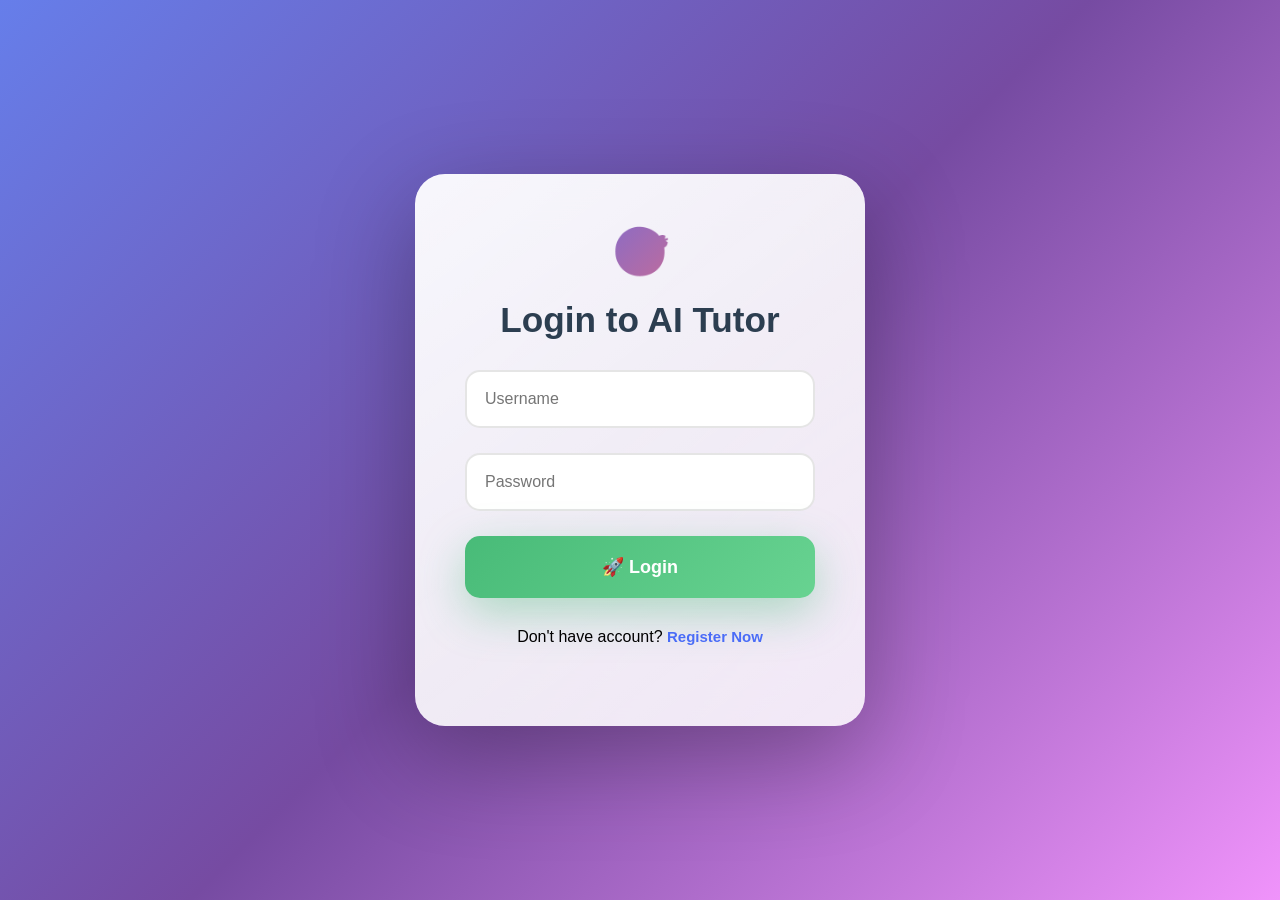
<file: index.html>
<!DOCTYPE html>
<html>
<head>
    <title>✨ Login / Register - AI Tutor</title>
    <meta name="viewport" content="width=device-width, initial-scale=1.0">
    <style>
        *{margin:0;padding:0;box-sizing:border-box;}
        body{font-family:'Segoe UI',Arial,sans-serif;background:linear-gradient(135deg,#667eea 0%,#764ba2 50%,#f093fb 100%);min-height:100vh;display:flex;align-items:center;justify-content:center;padding:20px;}
        .login-container{background:linear-gradient(145deg,rgba(255,255,255,0.95),rgba(255,255,255,0.85));backdrop-filter:blur(25px);padding:50px;border-radius:30px;box-shadow:0 30px 100px rgba(0,0,0,0.3);max-width:450px;width:100%;text-align:center;}
        .logo{font-size:3em;margin-bottom:20px;background:linear-gradient(135deg,#4a6cf7,#ff6b6b);-webkit-background-clip:text;-webkit-text-fill-color:transparent;}
        h2{font-size:2.2em;color:#2c3e50;margin-bottom:30px;}
        .form-group{margin-bottom:25px;}
        input{width:100%;padding:18px;border:2px solid rgba(0,0,0,0.1);border-radius:15px;font-size:16px;transition:all 0.3s;}
        input:focus{outline:none;border-color:#4a6cf7;box-shadow:0 0 0 3px rgba(74,108,247,0.1);}
        .submit-btn{width:100%;padding:20px;background:linear-gradient(135deg,#48bb78,#68d391);color:white;border:none;border-radius:15px;font-size:18px;font-weight:800;cursor:pointer;box-shadow:0 15px 45px rgba(72,187,120,0.4);transition:all 0.3s;}
        .submit-btn:hover{transform:translateY(-3px);box-shadow:0 20px 55px rgba(72,187,120,0.6);}
        .toggle-link{color:#4a6cf7;font-weight:600;cursor:pointer;text-decoration:none;font-size:15px;}
        .error{color:#e74c3c;font-size:14px;margin-top:10px;display:none;}
        .success{color:#27ae60;font-size:16px;margin:20px 0;display:none;}
        .loading{display:none;text-align:center;padding:20px;}
    </style>
</head>
<body>
    <div class="login-container">
        <div class="logo">🎯</div>
        <h2 id="formTitle">Login to AI Tutor</h2>
        
        <form id="authForm">
            <div class="form-group">
                <input type="text" id="username" placeholder="Username" required>
            </div>
            <div class="form-group">
                <input type="password" id="password" placeholder="Password" required>
            </div>
            <div id="errorMsg" class="error">Invalid credentials!</div>
            <button type="submit" class="submit-btn" id="submitBtn">🚀 Login</button>
        </form>
        
        <div style="margin:30px 0;">
            <span>Don't have account? </span>
            <a href="#" class="toggle-link" onclick="toggleForm()">Register Now</a>
        </div>
        
        <div id="successMsg" class="success"></div>
        <div id="loading" class="loading">✅ Redirecting...</div>
    </div>

    <script>
        let isLoginMode = true;

        function toggleForm() {
            isLoginMode = !isLoginMode;
            const formTitle = document.getElementById('formTitle');
            const submitBtn = document.getElementById('submitBtn');
            const form = document.getElementById('authForm');
            
            if(isLoginMode) {
                formTitle.textContent = 'Login to AI Tutor';
                submitBtn.textContent = '🚀 Login';
                form.innerHTML = `
                    <div class="form-group">
                        <input type="text" id="username" placeholder="Username" required>
                    </div>
                    <div class="form-group">
                        <input type="password" id="password" placeholder="Password" required>
                    </div>
                    <div id="errorMsg" class="error">Invalid credentials!</div>
                    <button type="submit" class="submit-btn" id="submitBtn">🚀 Login</button>
                `;
            } else {
                formTitle.textContent = 'Create New Account';
                submitBtn.textContent = '✅ Register';
                form.innerHTML = `
                    <div class="form-group">
                        <input type="text" id="username" placeholder="Username" required>
                    </div>
                    <div class="form-group">
                        <input type="email" id="email" placeholder="Email (optional)" >
                    </div>
                    <div class="form-group">
                        <input type="password" id="password" placeholder="Password (min 6 chars)" required>
                    </div>
                    <div id="errorMsg" class="error">Please fill all required fields!</div>
                    <button type="submit" class="submit-btn" id="submitBtn">✅ Register</button>
                `;
            }
            
            // Re-attach event listener
            document.getElementById('authForm').addEventListener('submit', handleSubmit);
        }

        function handleSubmit(e) {
            e.preventDefault();
            
            const username = document.getElementById('username').value.trim();
            const password = document.getElementById('password').value;
            const errorMsg = document.getElementById('errorMsg');
            const successMsg = document.getElementById('successMsg');
            const loading = document.getElementById('loading');
            const submitBtn = document.getElementById('submitBtn');
            
            errorMsg.style.display = 'none';
            successMsg.style.display = 'none';
            
            // Simple validation
            if(!username || !password) {
                errorMsg.textContent = 'Please fill username and password!';
                errorMsg.style.display = 'block';
                return;
            }
            
            if(password.length < 6 && !isLoginMode) {
                errorMsg.textContent = 'Password must be at least 6 characters!';
                errorMsg.style.display = 'block';
                return;
            }
            
            // SUCCESS - Save login and redirect
            localStorage.setItem('isLoggedIn', 'true');
            localStorage.setItem('username', username);
            
            // Show success + redirect
            successMsg.textContent = `✅ Welcome ${username}! Redirecting to dashboard...`;
            successMsg.style.display = 'block';
            loading.style.display = 'block';
            submitBtn.style.display = 'none';
            
            // Redirect after 1.5 seconds
            setTimeout(() => {
                window.location.href = 'dashboard.html';
            }, 1500);
        }

        // Attach initial event listener
        document.addEventListener('DOMContentLoaded', function() {
            document.getElementById('authForm').addEventListener('submit', handleSubmit);
        });
    </script>
</body>
</html>
</file>
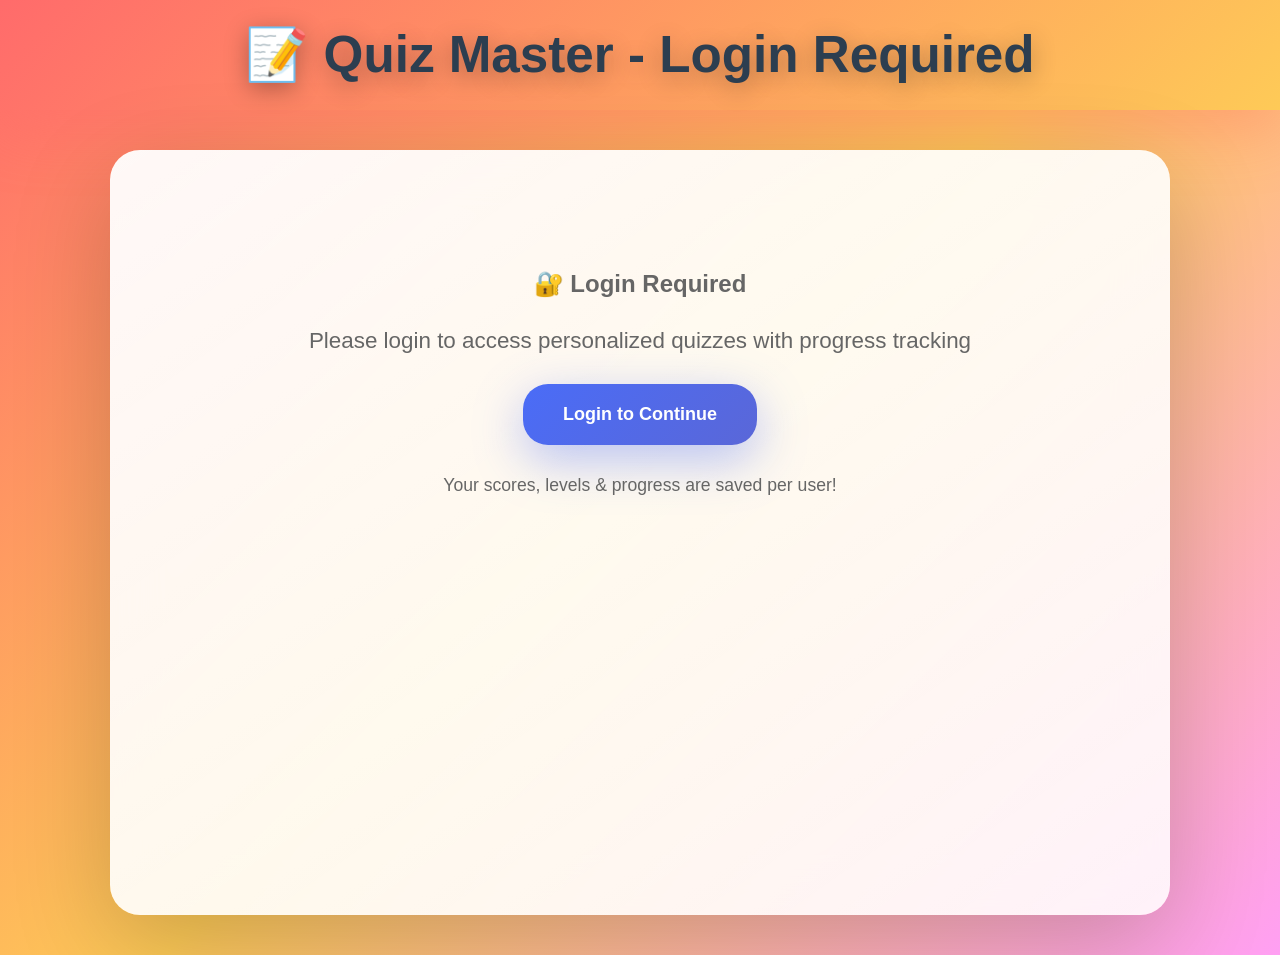
<file: quiz.html>
<!DOCTYPE html>
<html>
<head>
    <title>📝 Ultimate Quiz Master</title>
    <meta name="viewport" content="width=device-width, initial-scale=1.0">
    <style>
        *{margin:0;padding:0;box-sizing:border-box;}
        body{font-family:'Segoe UI',Arial,sans-serif;background:linear-gradient(135deg,#ff6b6b 0%,#feca57 50%,#ff9ff3 100%);min-height:100vh;}
        header{background:linear-gradient(135deg,#ff6b6b,#feca57);color:#2c3e50;padding:25px;text-align:center;box-shadow:0 20px 60px rgba(255,107,107,0.4);}
        .container{max-width:1100px;margin:20px auto;padding:20px;}
        .dashboard{background:linear-gradient(145deg,rgba(255,255,255,0.95),rgba(255,255,255,0.85));backdrop-filter:blur(25px);padding:40px;border-radius:30px;box-shadow:0 30px 100px rgba(0,0,0,0.2);height:85vh;}
        
        /* LOGIN CHECK */
        .login-required{text-align:center;padding:80px;color:#666;}
        .login-btn{padding:20px 40px;background:linear-gradient(135deg,#4a6cf7,#5a67d8);color:white;border:none;border-radius:25px;font-weight:800;font-size:18px;cursor:pointer;box-shadow:0 15px 50px rgba(74,108,247,0.4);}
        
        /* DROPDOWNS (Hidden until login) */
        .profile-grid{display:grid;grid-template-columns:repeat(auto-fit,minmax(280px,1fr));gap:25px;margin-bottom:30px;}
        .dropdown-group{position:relative;}
        label{display:block;font-weight:800;color:#2c3e50;margin-bottom:12px;font-size:16px;}
        select{width:100%;padding:20px;border:2px solid rgba(255,255,255,0.3);border-radius:25px;font-size:17px;background:linear-gradient(145deg,rgba(255,255,255,0.9),rgba(255,255,255,0.7));backdrop-filter:blur(15px);box-shadow:0 10px 40px rgba(0,0,0,0.1);cursor:pointer;font-weight:600;transition:all 0.3s;}
        select:focus{outline:none;border-color:#ff6b6b;transform:translateY(-3px);box-shadow:0 15px 50px rgba(255,107,107,0.3);}
        
        /* STATS - USER SPECIFIC */
        .stats-grid{display:grid;grid-template-columns:repeat(auto-fit,minmax(250px,1fr));gap:25px;margin-bottom:30px;}
        .stat-card{background:linear-gradient(135deg,#667eea,#764ba2);color:white;padding:30px;border-radius:25px;text-align:center;box-shadow:0 15px 50px rgba(102,126,234,0.4);transition:transform 0.3s;}
        .stat-card:hover{transform:translateY(-10px);}
        .stat-value{font-size:40px;font-weight:900;margin-bottom:10px;text-shadow:0 4px 15px rgba(0,0,0,0.3);}
        .stat-label{font-size:16px;opacity:0.95;}
        
        /* QUIZ */
        .quiz-area{padding:30px;background:linear-gradient(145deg,rgba(248,249,250,0.9),rgba(255,255,255,0.7));border-radius:25px;height:420px;overflow-y:auto;border:1px solid rgba(255,255,255,0.4);box-shadow:0 10px 40px rgba(0,0,0,0.1);}
        .quiz-question{padding:30px;background:linear-gradient(135deg,rgba(255,255,255,0.95),rgba(255,255,255,0.85));border-radius:25px;box-shadow:0 15px 50px rgba(0,0,0,0.15);margin-bottom:25px;}
        .quiz-options{display:grid;grid-template-columns:1fr 1fr;gap:20px;}
        .quiz-option{padding:20px;background:linear-gradient(145deg,rgba(255,255,255,0.9),rgba(248,249,250,0.8));border-radius:20px;cursor:pointer;transition:all 0.3s;border:2px solid transparent;font-weight:600;}
        .quiz-option:hover{background:linear-gradient(135deg,#4a6cf7,#5a67d8);color:white;transform:translateY(-5px);box-shadow:0 15px 40px rgba(74,108,247,0.4);}
        .quiz-option.correct{background:linear-gradient(135deg,#48bb78,#68d391);color:white;}
        .quiz-option.wrong{background:linear-gradient(135deg,#e74c3c,#c0392b);color:white;}
        .quiz-btns{display:flex;gap:20px;margin-top:25px;justify-content:center;flex-wrap:wrap;}
        .btn{padding:18px 35px;background:linear-gradient(135deg,#ff6b6b,#feca57);color:#2c3e50;border:none;border-radius:25px;cursor:pointer;font-weight:800;font-size:16px;transition:all 0.3s;box-shadow:0 10px 40px rgba(255,107,107,0.4);}
        .btn:hover{transform:translateY(-5px);box-shadow:0 20px 50px rgba(255,107,107,0.6);}
        .btn-success{background:linear-gradient(135deg,#48bb78,#68d391);color:white;}
        h1{font-size:3.2em;text-shadow:0 6px 25px rgba(0,0,0,0.3);}
        h3{font-size:2em;margin-bottom:20px;}
        #quizContent{display:none;}
    </style>
</head>
<body>
    <header>
        <h1 id="pageTitle">📝 Ultimate Quiz Master</h1>
    </header>
    
    <div class="container">
        <div class="dashboard">
            <!-- LOGIN REQUIRED SCREEN -->
            <div id="loginRequired" class="login-required">
                <h2>🔐 Login Required</h2>
                <p style="font-size:1.4em;margin:30px 0;">Please login to access personalized quizzes with progress tracking</p>
                <button class="login-btn" onclick="goToLogin()">Login to Continue</button>
                <p style="margin-top:30px;font-size:1.1em;">Your scores, levels & progress are saved per user!</p>
            </div>
            
            <!-- QUIZ CONTENT (Hidden until login) -->
            <div id="quizContent">
                <!-- PROFILE SELECTION -->
                <div class="profile-grid">
                    <div class="dropdown-group">
                        <label>🎓 Grade</label>
                        <select id="gradeSelect">
                            <option>Grade 11th</option>
                            <option>Grade 12th</option>
                            <option>Diploma</option>
                            <option>B.Tech 1st Year</option>
                            <option>B.Tech 2nd-4th Year</option>
                        </select>
                    </div>
                    <div class="dropdown-group">
                        <label>📚 Subject</label>
                        <select id="subjectSelect">
                            <option>Programming (C/Python)</option>
                            <option>DSA + Algorithms</option>
                            <option>OOP Concepts</option>
                            <option>Web Development</option>
                            <option>Aptitude/Reasoning</option>
                        </select>
                    </div>
                    <div class="dropdown-group">
                        <label>🎯 Exam</label>
                        <select id="examSelect">
                            <option>JEE Main/Advanced</option>
                            <option>AP/TS EAPCET</option>
                            <option>AP/TS ECET</option>
                            <option>GATE CSE</option>
                            <option>Campus Placements</option>
                        </select>
                    </div>
                    <button class="btn btn-success" onclick="startQuiz()" style="grid-column:1/-1;">🚀 Generate My Quiz</button>
                </div>
                
                <!-- USER-SPECIFIC STATS -->
                <div class="stats-grid">
                    <div class="stat-card">
                        <div class="stat-value" id="userScore">0%</div>
                        <div class="stat-label">Your Score</div>
                    </div>
                    <div class="stat-card">
                        <div class="stat-value" id="userLevel">Beginner</div>
                        <div class="stat-label">Your Level</div>
                    </div>
                    <div class="stat-card">
                        <div class="stat-value" id="userQuestions">0</div>
                        <div class="stat-label">Questions Answered</div>
                    </div>
                </div>
                
                <!-- QUIZ AREA -->
                <div class="quiz-area" id="quizArea">
                    <div style="text-align:center;padding:80px;color:#666;">
                        <h3>✨ Select your profile to start!</h3>
                        <p>Personalized quizzes for your grade + exam + subject</p>
                    </div>
                </div>
            </div>
        </div>
    </div>

    <script>
        // USER-SPECIFIC QUIZ DATA
        let currentUser = localStorage.getItem('username') || 'guest_' + Date.now();
        let userQuizData = JSON.parse(localStorage.getItem(`quizData_${currentUser}`)) || {score: 0, total: 0, questions: 0};
        
        // EXTENDED QUIZ BANK
        const quizzes = {
            'Programming (C/Python)': [
                {q: 'Array access time complexity?', a: ['O(n)', 'O(1)', 'O(log n)'], correct: 1},
                {q: 'Block scope variable?', a: ['var', 'let/const', 'global'], correct: 1},
                {q: 'Floating point precision issue?', a: ['0.1+0.2=0.3', '0.1+0.2≠0.3', 'undefined'], correct: 1}
            ],
            'DSA + Algorithms': [
                {q: 'Binary search complexity?', a: ['O(n)', 'O(log n)', 'O(n²)'], correct: 1},
                {q: 'Bubble sort complexity?', a: ['O(n log n)', 'O(n²)', 'O(1)'], correct: 1},
                {q: 'LinkedList insert at head?', a: ['O(n)', 'O(1)', 'O(log n)'], correct: 1}
            ],
            'OOP Concepts': [
                {q: 'OOP pillars count?', a: ['3', '4', '5'], correct: 1},
                {q: 'Inheritance provides?', a: ['Data hiding', 'Code reuse', 'Method override'], correct: 1},
                {q: 'Polymorphism means?', a: ['Same name different forms', 'Data hiding', 'Code reuse'], correct: 0}
            ],
            'Web Development': [
                {q: 'HTML doctype declaration?', a: ['&lt;!DOCTYPE html&gt;', '&lt;html&gt;', '&lt;head&gt;'], correct: 0},
                {q: 'CSS box model order?', a: ['content, padding, border, margin', 'padding, content, border, margin'], correct: 0}
            ],
            'Aptitude/Reasoning': [
                {q: 'If A=1, B=2... Z=26, what is CAT?', a: ['45', '55', '65'], correct: 1},
                {q: 'Next number: 2, 4, 8, 16?', a: ['24', '32', '64'], correct: 1}
            ]
        };
        
        let currentQuiz = {};
        
        // CHECK LOGIN & LOAD USER DATA
        window.onload = function() {
            checkLogin();
            updateUserStats();
        };
        
        function checkLogin() {
            const isLoggedIn = localStorage.getItem('isLoggedIn') === 'true';
            if(!isLoggedIn) {
                document.getElementById('loginRequired').style.display = 'block';
                document.getElementById('quizContent').style.display = 'none';
                document.getElementById('pageTitle').textContent = '📝 Quiz Master - Login Required';
            } else {
                document.getElementById('loginRequired').style.display = 'none';
                document.getElementById('quizContent').style.display = 'block';
                document.getElementById('pageTitle').innerHTML = `📝 Welcome <strong>${currentUser}</strong>!`;
            }
        }
        
        function goToLogin() {
            window.location.href = 'login.html';
        }
        
        function updateUserStats() {
            let percent = userQuizData.total > 0 ? Math.round((userQuizData.score / userQuizData.total) * 100) : 0;
            document.getElementById('userScore').textContent = percent + '%';
            document.getElementById('userQuestions').textContent = userQuizData.questions;
            
            let level = 'Beginner';
            if(percent >= 80) level = '🎓 Expert';
            else if(percent >= 60) level = '🔥 Advanced';
            else if(percent >= 40) level = '✅ Intermediate';
            document.getElementById('userLevel').textContent = level;
        }
        
        function startQuiz() {
            let subject = document.getElementById('subjectSelect').value;
            if(!quizzes[subject]) {
                alert('Please select a subject!');
                return;
            }
            
            // RANDOM QUESTION FROM SUBJECT
            let allQuestions = quizzes[subject];
            currentQuiz = allQuestions[Math.floor(Math.random() * allQuestions.length)];
            
            let html = `
                <div class="quiz-question">
                    <h3>📚 ${subject} | ${document.getElementById('examSelect').value}</h3>
                    <div style="font-size:22px;margin:25px 0;font-weight:500;">${currentQuiz.q}</div>
                </div>
                <div class="quiz-options">
                    ${currentQuiz.a.map((opt,i) => 
                        `<div class="quiz-option" onclick="checkAnswer(${i})">
                            ${String.fromCharCode(65+i)}. ${opt}
                        </div>`
                    ).join('')}
                </div>
                <div class="quiz-btns">
                    <button class="btn" onclick="startQuiz()">➡️ New Question</button>
                    <button class="btn btn-success" onclick="showDetailedStats()">📊 Your Stats</button>
                    <button class="btn" onclick="resetProgress()">🔄 Reset Progress</button>
                </div>
            `;
            document.getElementById('quizArea').innerHTML = html;
        }
        
        function checkAnswer(selected) {
            // DISABLE ALL OPTIONS
            document.querySelectorAll('.quiz-option').forEach((opt, i) => {
                opt.style.pointerEvents = 'none';
                if(i === currentQuiz.correct) {
                    opt.classList.add('correct');
                } else if(i === selected) {
                    opt.classList.add('wrong');
                }
            });
            
            // UPDATE USER STATS
            userQuizData.questions++;
            if(selected === currentQuiz.correct) {
                userQuizData.score++;
                userQuizData.total++;
            } else {
                userQuizData.total++;
            }
            
            // SAVE TO localStorage (USER SPECIFIC)
            localStorage.setItem(`quizData_${currentUser}`, JSON.stringify(userQuizData));
            updateUserStats();
            
            setTimeout(() => {
                startQuiz();
            }, 2000);
        }
        
        function showDetailedStats() {
            let percent = userQuizData.total > 0 ? Math.round((userQuizData.score / userQuizData.total) * 100) : 0;
            let level = percent >= 80 ? '🎓 Expert' : percent >= 60 ? '🔥 Advanced' : percent >= 40 ? '✅ Intermediate' : '🌱 Beginner';
            
            alert(`📊 ${currentUser}'s Stats:\n\n` +
                  `✅ Correct: ${userQuizData.score}\n` +
                  `❌ Total: ${userQuizData.total}\n` +
                  `📈 Score: ${percent}%\n` +
                  `🏆 Level: ${level}\n\n` +
                  `💾 Saved for YOU only!`);
        }
        
        function resetProgress() {
            if(confirm('Reset your personal progress? This cannot be undone.')) {
                userQuizData = {score: 0, total: 0, questions: 0};
                localStorage.setItem(`quizData_${currentUser}`, JSON.stringify(userQuizData));
                updateUserStats();
                alert('✅ Progress reset! Start fresh.');
            }
        }
    </script>
</body>
</html>
</file>
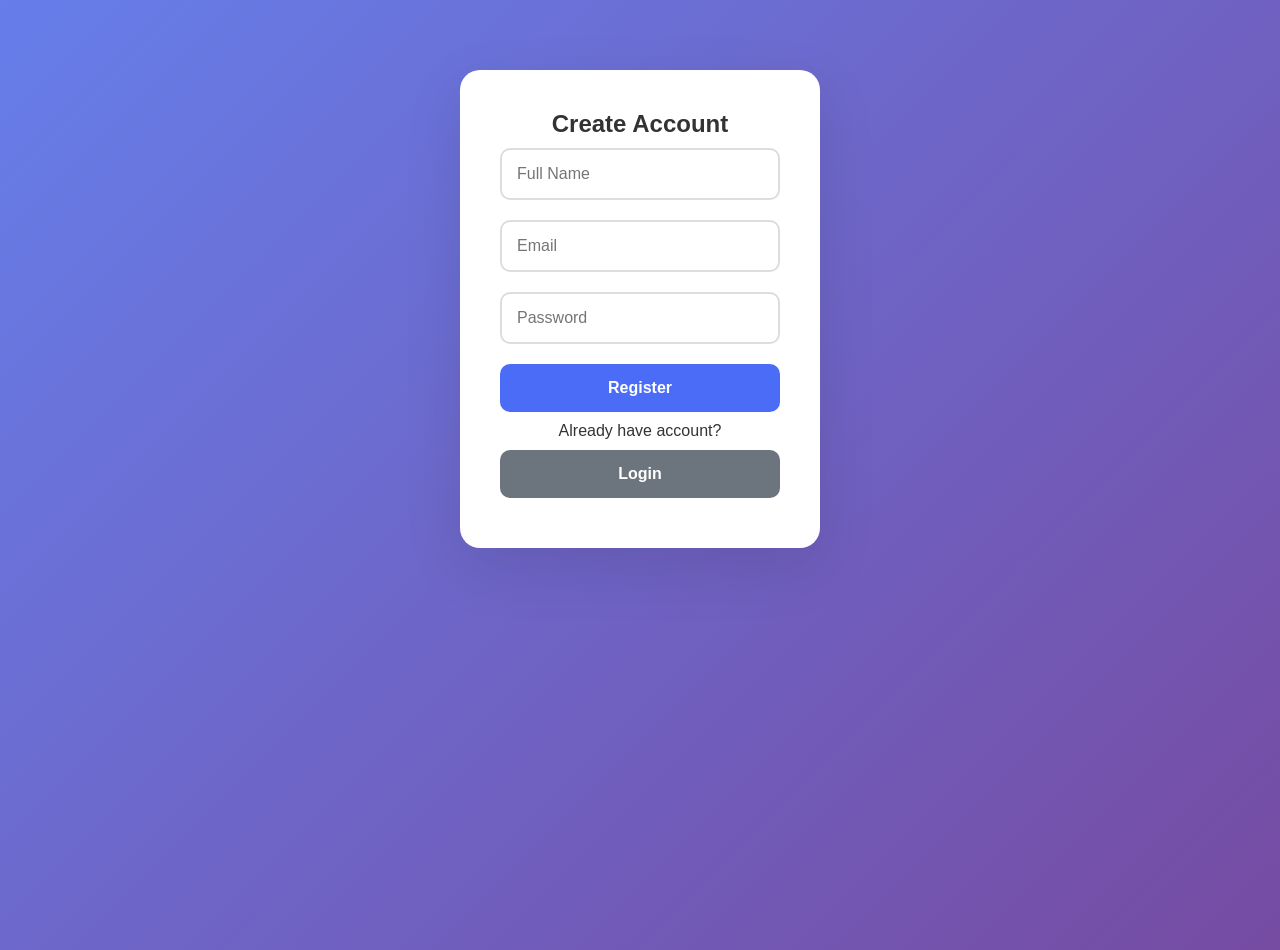
<file: register.html>
<!DOCTYPE html>
<html>
<head>
    <title>Register - AI Tutor</title>
    <meta name="viewport" content="width=device-width, initial-scale=1.0">
    <style>
        *{margin:0;padding:0;box-sizing:border-box;}
        body{font-family:Arial;background:linear-gradient(135deg,#667eea,#764ba2);min-height:100vh;color:#333;}
        .container{max-width:400px;margin:50px auto;padding:20px;}
        .card{background:white;padding:40px;border-radius:20px;box-shadow:0 20px 60px rgba(0,0,0,0.1);text-align:center;}
        input{width:100%;padding:15px;margin:10px 0;border:2px solid #ddd;border-radius:10px;font-size:16px;}
        input:focus{outline:none;border-color:#4a6cf7;}
        .btn{padding:15px;background:#4a6cf7;color:white;border:none;border-radius:10px;cursor:pointer;width:100%;font-size:16px;margin:10px 0;font-weight:bold;}
        .btn:hover{background:#3b55d0;}
        .btn.secondary{background:#6c757d;}
    </style>
</head>
<body>
    <div class="container">
        <div class="card">
            <h2>Create Account</h2>
            <input id="name" type="text" placeholder="Full Name">
            <input id="email" type="email" placeholder="Email">
            <input id="password" type="password" placeholder="Password">
            <button class="btn" onclick="registerUser()">Register</button>
            <p>Already have account?</p>
            <a href="login.html"><button class="btn secondary">Login</button></a>
        </div>
    </div>
    <script>
    function registerUser(){
        var name = document.getElementById("name").value;
        var email = document.getElementById("email").value;
        var password = document.getElementById("password").value;
        if(name && email && password){
            localStorage.setItem("userName", name);
            localStorage.setItem("userEmail", email);
            localStorage.setItem("userPassword", password);
            localStorage.setItem("quizScore", "0");
            localStorage.setItem("userLevel", "Beginner");
            alert("Registered! Please login.");
            window.location.href = "login.html";
        } else {
            alert("Fill all fields!");
        }
    }
    </script>
</body>
</html>
</file>
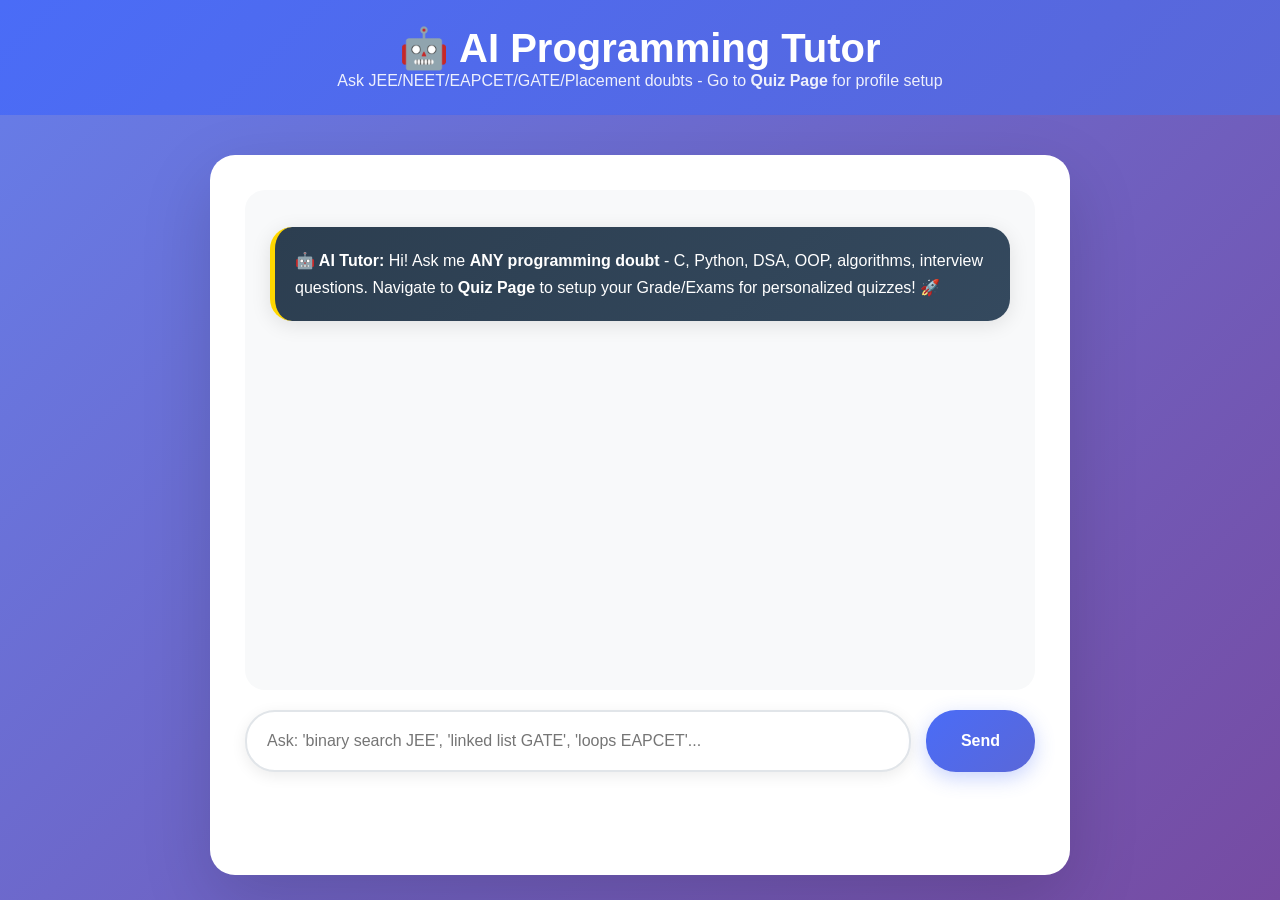
<file: tutor.html>
<!DOCTYPE html>
<html>
<head>
    <title>🤖 AI Programming Tutor</title>
    <meta name="viewport" content="width=device-width, initial-scale=1.0">
    <style>
        *{margin:0;padding:0;box-sizing:border-box;}
        body{font-family:'Segoe UI',Arial,sans-serif;background:linear-gradient(135deg,#667eea,#764ba2);min-height:100vh;color:#333;}
        header{background:linear-gradient(135deg,#4a6cf7,#5a67d8);color:white;padding:25px;text-align:center;}
        .container{max-width:900px;margin:20px auto;padding:20px;}
        .card{background:white;padding:35px;border-radius:25px;box-shadow:0 25px 70px rgba(0,0,0,0.15);height:80vh;display:flex;flex-direction:column;}
        #chatbox{flex:1;overflow-y:auto;padding:25px;background:#f8f9fa;border-radius:20px;margin-bottom:20px;max-height:500px;}
        .message{margin:12px 0;padding:20px;border-radius:22px;box-shadow:0 4px 20px rgba(0,0,0,0.1);line-height:1.7;}
        .user{background:linear-gradient(135deg,#e3f2fd,#bbdefb);border-left:5px solid #4a6cf7;max-width:85%;}
        .ai{background:linear-gradient(135deg,#2c3e50,#34495e);color:#ffffff;border-left:5px solid #ffd700;}
        .chat-input{display:flex;gap:15px;}
        input{flex:1;padding:20px;border:2px solid #e1e5e9;border-radius:30px;font-size:16px;box-shadow:0 4px 15px rgba(0,0,0,0.08);}
        input:focus{outline:none;border-color:#4a6cf7;box-shadow:0 0 0 4px rgba(74,108,247,0.15);}
        .btn{padding:20px 35px;background:linear-gradient(135deg,#4a6cf7,#5a67d8);color:white;border:none;border-radius:30px;cursor:pointer;font-size:16px;font-weight:600;box-shadow:0 6px 20px rgba(74,108,247,0.3);}
        .btn:hover{transform:translateY(-2px);box-shadow:0 10px 30px rgba(74,108,247,0.4);}
        code{background:#1e293b !important;color:#e9ecef !important;padding:6px 12px;border-radius:8px;font-family:monospace;font-size:14px;}
        h1{font-size:2.5em;}
    </style>
</head>
<body>
    <header>
        <h1>🤖 AI Programming Tutor</h1>
        <p style="opacity:0.9;">Ask JEE/NEET/EAPCET/GATE/Placement doubts - Go to <strong>Quiz Page</strong> for profile setup</p>
    </header>
    
    <div class="container">
        <div class="card">
            <div id="chatbox">
                <div class="message ai">
                    <strong>🤖 AI Tutor:</strong> Hi! Ask me <strong>ANY programming doubt</strong> - C, Python, DSA, OOP, algorithms, interview questions. Navigate to <strong>Quiz Page</strong> to setup your Grade/Exams for personalized quizzes! 🚀
                </div>
            </div>
            
            <div class="chat-input">
                <input id="question" type="text" placeholder="Ask: 'binary search JEE', 'linked list GATE', 'loops EAPCET'..." />
                <button class="btn" onclick="sendMessage()">Send</button>
            </div>
        </div>
    </div>

    <script>
        document.getElementById('question').addEventListener('keypress', function(e) {
            if(e.key === 'Enter') sendMessage();
        });

        function sendMessage() {
            let input = document.getElementById('question');
            let chatbox = document.getElementById('chatbox');
            let q = input.value.trim();
            
            if(!q) return;
            
            chatbox.innerHTML += `<div class="message user"><strong>You:</strong> ${q}</div>`;
            input.value = '';
            chatbox.scrollTop = chatbox.scrollHeight;
            
            chatbox.innerHTML += `<div class="message ai" id="typing"><strong>🤖 AI Tutor:</strong> <em>Thinking...</em></div>`;
            chatbox.scrollTop = chatbox.scrollHeight;
            
            setTimeout(() => {
                document.getElementById('typing').remove();
                let response = getResponse(q);
                chatbox.innerHTML += `<div class="message ai"><strong>🤖 AI Tutor:</strong> ${response}</div>`;
                chatbox.scrollTop = chatbox.scrollHeight;
            }, 1000);
        }

        function getResponse(q) {
            let question = q.toLowerCase();
            
            if(question.includes('binary search') || question.includes('search')) {
                return `🔍 <strong>Binary Search O(log n)</strong><br>
                <code>int binarySearch(int arr[], int n, int x) {
    int l = 0, r = n-1;
    while(l <= r) {
        int m = l + (r-l)/2;
        if(arr[m] == x) return m;
        if(arr[m] < x) l = m+1;
        else r = m-1;
    }
    return -1;
}</code>`;
            }
            
            if(question.includes('loop') || question.includes('for')) {
                return `🔄 <strong>All Loops</strong><br>
                <code>for(int i=0; i<10; i++) {}           // Definite
while(i<10) {i++;}                      // Indefinite
do {i++;} while(i<10);                  // Do-while</code>`;
            }
            
            return `Great question "${q}"! Try: "binary search", "loops", "linked list", "OOP", "bubble sort", "stack", "tree"`;
        }
    </script>
</body>
</html>
</file>
